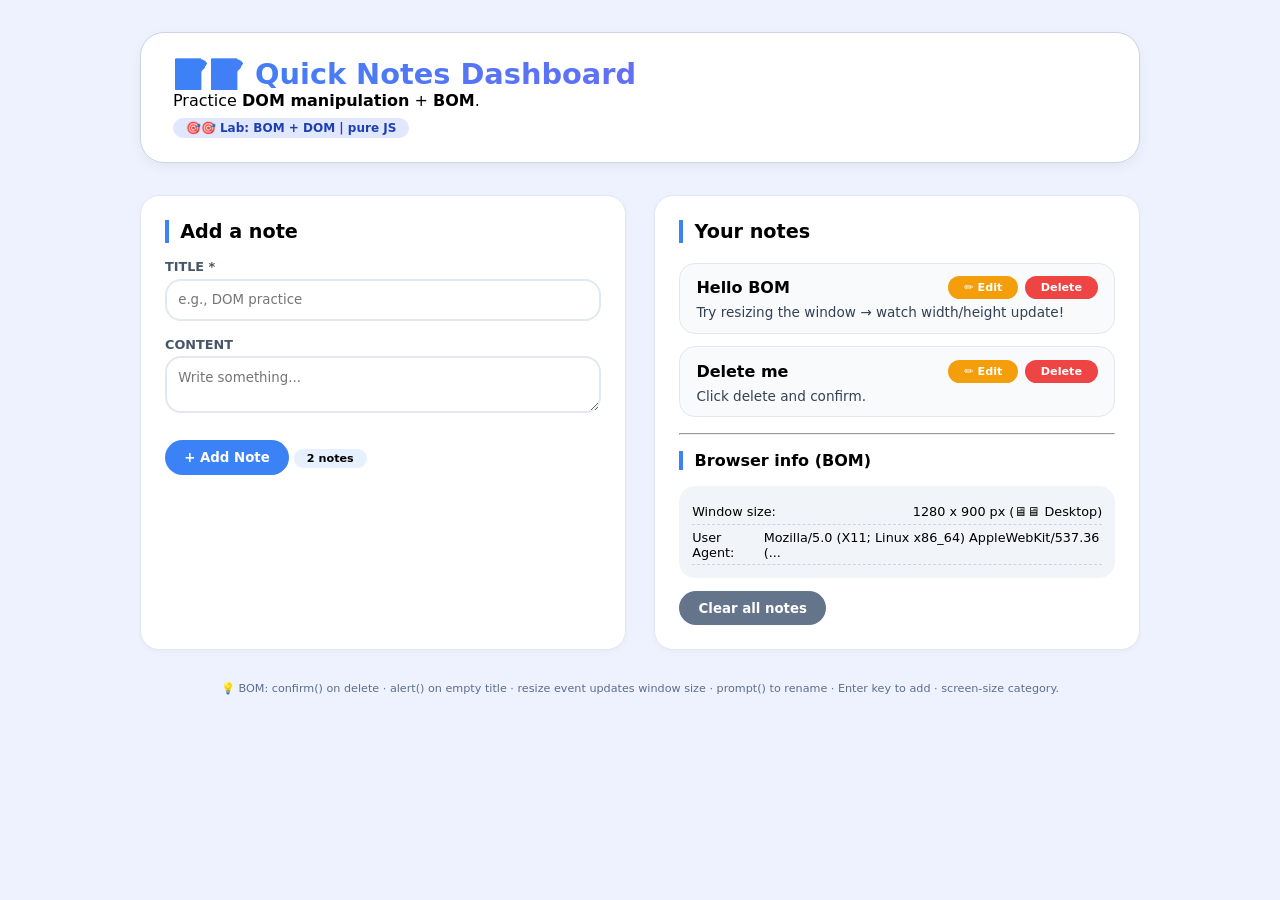
<file: index.html>
<!DOCTYPE html>
<html lang="en">

<head>
    <meta charset="UTF-8">
    <meta name="viewport" content="width=device-width, initial-scale=1.0">
    <title>Quick Notes Dashboard</title>
    <style>
        * {
            margin: 0;
            padding: 0;
            box-sizing: border-box;
        }

        body {
            font-family: system-ui, "Segoe UI", sans-serif;
            background: #eef2ff;
            padding: 2rem 1.5rem;
        }

        .container {
            max-width: 1000px;
            margin: 0 auto;
        }

        header {
            background: white;
            border-radius: 1.5rem;
            padding: 1.5rem 2rem;
            margin-bottom: 2rem;
            box-shadow: 0 4px 12px rgba(0, 0, 0, 0.05);
            border: 1px solid #cbd5e1;
        }

        header h1 {
            font-size: 1.8rem;
            background: linear-gradient(135deg, #3b82f6, #8b5cf6);
            -webkit-background-clip: text;
            background-clip: text;
            color: transparent;
        }

        .badge {
            background: #e0e7ff;
            color: #1e40af;
            padding: 0.2rem 0.8rem;
            border-radius: 20px;
            font-size: 0.75rem;
            font-weight: 600;
            display: inline-block;
            margin-top: 0.5rem;
        }

        .grid {
            display: grid;
            grid-template-columns: 1fr 1fr;
            gap: 1.8rem;
        }

        @media (max-width: 700px) {
            .grid {
                grid-template-columns: 1fr;
            }
        }

        .card {
            background: white;
            border-radius: 1.2rem;
            padding: 1.5rem;
            border: 1px solid #e2e8f0;
            box-shadow: 0 2px 6px rgba(0, 0, 0, 0.03);
        }

        .card h2 {
            font-size: 1.2rem;
            margin-bottom: 1rem;
            border-left: 4px solid #3b82f6;
            padding-left: 0.7rem;
        }

        .form-group {
            margin-bottom: 1rem;
        }

        label {
            font-weight: 600;
            font-size: 0.8rem;
            text-transform: uppercase;
            color: #475569;
            display: block;
            margin-bottom: 0.3rem;
        }

        input,
        textarea {
            width: 100%;
            padding: 0.7rem;
            border: 2px solid #e2e8f0;
            border-radius: 1rem;
            font-family: inherit;
            outline: none;
        }

        input:focus,
        textarea:focus {
            border-color: #3b82f6;
        }

        button {
            background: #3b82f6;
            border: none;
            color: white;
            font-weight: 600;
            padding: 0.6rem 1.2rem;
            border-radius: 2rem;
            cursor: pointer;
            font-family: inherit;
            transition: 0.1s;
        }

        button:hover {
            background: #2563eb;
        }

        .counter {
            background: #e6f0ff;
            display: inline-block;
            padding: 0.2rem 0.8rem;
            border-radius: 20px;
            font-size: 0.7rem;
            font-weight: 700;
            margin-top: 1rem;
        }

        .notes-list {
            margin-top: 1.2rem;
            max-height: 380px;
            overflow-y: auto;
            display: flex;
            flex-direction: column;
            gap: 0.8rem;
        }

        .note-item {
            background: #f8fafc;
            border: 1px solid #e2e8f0;
            border-radius: 1rem;
            padding: 0.8rem 1rem;
        }

        .note-title {
            font-weight: 800;
            display: flex;
            justify-content: space-between;
            align-items: center;
            margin-bottom: 0.3rem;
        }

        .note-content {
            font-size: 0.85rem;
            color: #334155;
        }

        .info-panel {
            background: #f1f5f9;
            border-radius: 1rem;
            padding: 0.8rem;
            margin-top: 1rem;
        }

        .info-row {
            display: flex;
            justify-content: space-between;
            font-size: 0.8rem;
            padding: 0.3rem 0;
            border-bottom: 1px dashed #cbd5e1;
        }

        .delete-note {
            background: #ef4444;
            padding: 0.3rem 1rem;
            font-size: 0.7rem;
            border-radius: 1rem;
        }

        .delete-note:hover {
            background: #dc2626;
        }

        .edit-note {
            background: #f59e0b;
            padding: 0.3rem 1rem;
            font-size: 0.7rem;
            border-radius: 1rem;
        }

        .edit-note:hover {
            background: #d97706;
        }

        .note-actions {
            display: flex;
            gap: 0.4rem;
        }

        hr {
            margin: 1rem 0;
        }

        footer {
            text-align: center;
            margin-top: 2rem;
            font-size: 0.7rem;
            color: #5b6e8c;
        }
    </style>
</head>

<body>
    <div class="container">

        <header>
            <h1>📝📝 Quick Notes Dashboard</h1>
            <p>Practice <strong>DOM manipulation</strong> + <strong>BOM</strong>.</p>
            <div class="badge">🎯🎯 Lab: BOM + DOM | pure JS</div>
        </header>

        <div class="grid">
            <div class="card" id="left-panel">
                <h2>Add a note</h2>
                <div class="form-group">
                    <label>Title *</label>
                    <input type="text" id="noteTitle" placeholder="e.g., DOM practice">
                </div>
                <div class="form-group">
                    <label>Content</label>
                    <textarea id="noteContent" rows="2" placeholder="Write something..."></textarea>
                </div>
                <button id="addNoteBtn">+ Add Note</button>
                <div class="counter" id="noteCounter">0 notes</div>
            </div>
            <div class="card" id="right-panel">
                <h2>Your notes</h2>
                <div id="notesContainer" class="notes-list">
                    <div style="color:#94a3b8;text-align:center;">No notes yet. Create one!</div>
                </div>
                <hr>
                <h2 style="font-size:1rem;">Browser info (BOM)</h2>
                <div class="info-panel" id="bomPanel">
                    <div class="info-row">
                        <span>Window size:</span>
                        <span id="windowSize">-- x --</span>
                    </div>
                    <div class="info-row">
                        <span>User Agent:</span>
                        <span id="userAgent">--</span>
                    </div>
                </div>
                <button id="clearAllBtn" style="background:#64748b;margin-top:0.8rem;">Clear all notes</button>
            </div>
        </div>

        <footer>
            💡 BOM: confirm() on delete · alert() on empty title · resize event updates window size · prompt() to rename · Enter key to add · screen-size category.
        </footer>

    </div>
    <script>
        // State
        let notes = [];
        let nextId = 1;

        // DOM REFERENCES
        const notesContainer = document.getElementById("notesContainer");
        const titleInput = document.getElementById("noteTitle");
        const contentInput = document.getElementById("noteContent");
        const addBtn = document.getElementById("addNoteBtn");
        const clearAllBtn = document.getElementById("clearAllBtn");
        const noteCounterSpan = document.getElementById("noteCounter");
        const windowSizeSpan = document.getElementById("windowSize");
        const userAgentSpan = document.getElementById("userAgent");

        function updateCounter() {
            const count = notes.length;
            noteCounterSpan.textContent = count === 1 ? "1 note" : `${count} notes`;
        }

        function renderNotes() {
            while (notesContainer.firstChild) {
                notesContainer.removeChild(notesContainer.firstChild);
            }

            if (notes.length === 0) {
                const emptyMsg = document.createElement("div");
                emptyMsg.textContent = "No notes yet. Add your first note!";
                emptyMsg.style.color = "#94a3b8";
                emptyMsg.style.textAlign = "center";
                emptyMsg.style.padding = "1rem";
                notesContainer.appendChild(emptyMsg);
                updateCounter();
                return;
            }

            notes.forEach(note => {
                const noteDiv = document.createElement("div");
                noteDiv.classList.add("note-item");
                noteDiv.setAttribute("data-id", note.id);

                const titleDiv = document.createElement("div");
                titleDiv.classList.add("note-title");

                const titleSpan = document.createElement("span");
                titleSpan.textContent = note.title;

                const actionsDiv = document.createElement("div");
                actionsDiv.classList.add("note-actions");

                const editBtn = document.createElement("button");
                editBtn.textContent = "✏ Edit";
                editBtn.classList.add("edit-note");
                editBtn.setAttribute("data-action", "edit");
                editBtn.setAttribute("data-id", note.id);

                const deleteBtn = document.createElement("button");
                deleteBtn.textContent = "Delete";
                deleteBtn.classList.add("delete-note");
                deleteBtn.setAttribute("data-action", "delete");
                deleteBtn.setAttribute("data-id", note.id);

                actionsDiv.appendChild(editBtn);
                actionsDiv.appendChild(deleteBtn);

                titleDiv.appendChild(titleSpan);
                titleDiv.appendChild(actionsDiv);

                const contentP = document.createElement("p");
                contentP.classList.add("note-content");
                contentP.textContent = note.content || "(no additional content)";

                noteDiv.appendChild(titleDiv);
                noteDiv.appendChild(contentP);
                notesContainer.appendChild(noteDiv);
            });

            updateCounter();
        }

        function addNote() {
            const title = titleInput.value.trim();
            if (title === "") {
                alert("❌ Title cannot be empty!");
                titleInput.focus();
                return;
            }
            const content = contentInput.value.trim();
            notes.push({ id: nextId++, title, content });
            renderNotes();
            titleInput.value = "";
            contentInput.value = "";
            titleInput.focus();
        }

        function deleteNoteById(id) {
            const ok = confirm("Are you sure you want to delete this note?");
            if (!ok) return;
            const index = notes.findIndex(n => n.id === id);
            if (index !== -1) {
                notes.splice(index, 1);
                renderNotes();
            }
        }

        function editNoteById(id) {
            const found = notes.find(n => n.id === id);
            if (found) {
                const newTitle = prompt("New title:", found.title);
                if (newTitle !== null && newTitle.trim() !== "") {
                    found.title = newTitle.trim();
                    renderNotes();
                }
            }
        }

        function clearAllNotes() {
            if (notes.length === 0) {
                alert("No notes to clear.");
                return;
            }
            const ok = confirm(`Delete ALL ${notes.length} notes? Cannot be undone.`);
            if (ok) {
                notes = [];
                nextId = 1;
                renderNotes();
                alert("All notes have been cleared.");
            }
        }

        function updateWindowSize() {
            const w = window.innerWidth;
            const h = window.innerHeight;
            let category;
            if (w < 480) category = "📱📱 Mobile";
            else if (w < 1024) category = "💻💻 Tablet";
            else category = "🖥🖥 Desktop";
            windowSizeSpan.textContent = `${w} x ${h} px (${category})`;
        }

        window.addEventListener("resize", updateWindowSize);

        function showUserAgent() {
            let agent = navigator.userAgent;
            if (agent.length > 55) agent = agent.slice(0, 52) + "...";
            userAgentSpan.textContent = agent;
        }

        function addSampleNotes() {
            if (notes.length === 0) {
                notes.push({
                    id: nextId++,
                    title: "Hello BOM",
                    content: "Try resizing the window → watch width/height update!"
                });
                notes.push({
                    id: nextId++,
                    title: "Delete me",
                    content: "Click delete and confirm."
                });
                renderNotes();
            }
        }

        function init() {
            addSampleNotes();
            updateWindowSize();
            showUserAgent();
            addBtn.addEventListener("click", addNote);
            clearAllBtn.addEventListener("click", clearAllNotes);
            titleInput.addEventListener("keydown", (e) => {
                if (e.key === "Enter") {
                    addNote();
                }
            });
        }

        init();

        notesContainer.addEventListener("click", (e) => {
            const deleteTarget = e.target.closest('[data-action="delete"]');
            if (deleteTarget) {
                const id = parseInt(deleteTarget.getAttribute("data-id"), 10);
                deleteNoteById(id);
            }

            const editTarget = e.target.closest('[data-action="edit"]');
            if (editTarget) {
                const id = parseInt(editTarget.getAttribute("data-id"), 10);
                editNoteById(id);
            }
        });
    </script>
</body>

</html>
</file>
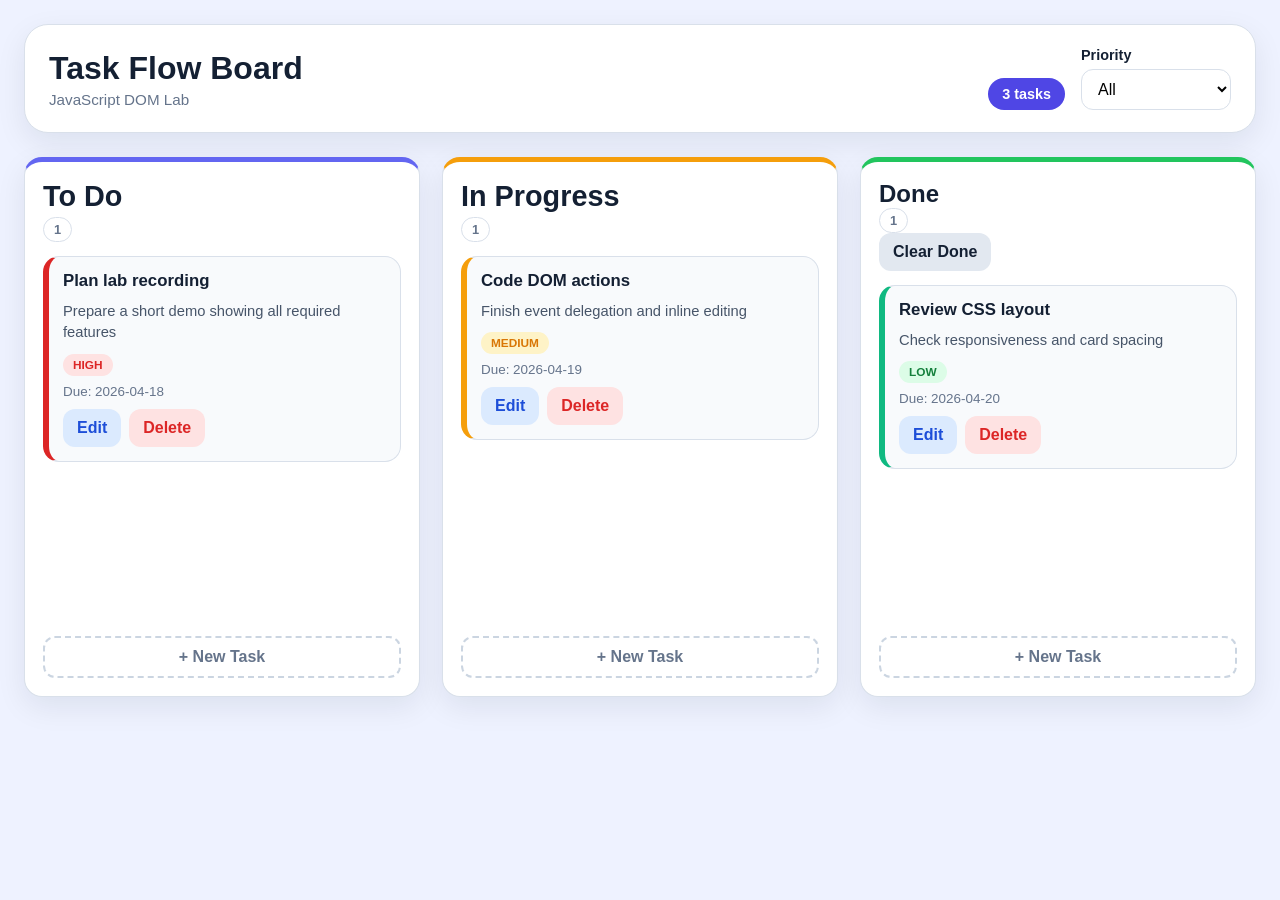
<file: Lab2crossp/index.html>
<!DOCTYPE html>
<html lang="en">
<head>
  <meta charset="UTF-8">
  <meta name="viewport" content="width=device-width, initial-scale=1.0">
  <title>Task Flow Board</title>
  <link rel="stylesheet" href="style.css">
</head>
<body>
  <header class="topbar">
    <div class="topbar__left">
      <h1 class="brand">Task Flow Board</h1>
      <p class="subtitle">JavaScript DOM Lab</p>
    </div>

    <div class="topbar__right">
      <div class="pill" id="overallCount">0 tasks</div>

      <div class="filter-box">
        <label for="priorityView">Priority</label>
        <select id="priorityView">
          <option value="all">All</option>
          <option value="high">High</option>
          <option value="medium">Medium</option>
          <option value="low">Low</option>
        </select>
      </div>
    </div>
  </header>

  <main class="layout">
    <section class="lane lane--todo" id="todo">
      <div class="lane__head">
        <div>
          <h2>To Do</h2>
          <span class="mini-count" id="todoCount">0</span>
        </div>
      </div>

      <ul class="cards" id="todoCards"></ul>

      <button class="action-btn action-btn--ghost open-create" data-lane="todo">
        + New Task
      </button>
    </section>

    <section class="lane lane--progress" id="inprogress">
      <div class="lane__head">
        <div>
          <h2>In Progress</h2>
          <span class="mini-count" id="progressCount">0</span>
        </div>
      </div>

      <ul class="cards" id="progressCards"></ul>

      <button class="action-btn action-btn--ghost open-create" data-lane="inprogress">
        + New Task
      </button>
    </section>

    <section class="lane lane--done" id="done">
      <div class="lane_head lane_head--spread">
        <div>
          <h2>Done</h2>
          <span class="mini-count" id="doneCount">0</span>
        </div>

        <button class="action-btn action-btn--light" id="removeDoneBtn">
          Clear Done
        </button>
      </div>

      <ul class="cards" id="doneCards"></ul>

      <button class="action-btn action-btn--ghost open-create" data-lane="done">
        + New Task
      </button>
    </section>
  </main>

  <div class="dialog-backdrop hidden" id="dialogBackdrop">
    <div class="dialog">
      <h3 id="dialogHeading">Add Task</h3>

      <div class="field">
        <label for="entryTitle">Task Title</label>
        <input id="entryTitle" type="text" placeholder="Enter task title">
      </div>

      <div class="field">
        <label for="entryDesc">Description</label>
        <textarea id="entryDesc" rows="4" placeholder="Enter task description"></textarea>
      </div>

      <div class="field-grid">
        <div class="field">
          <label for="entryPriority">Priority</label>
          <select id="entryPriority">
            <option value="high">High</option>
            <option value="medium">Medium</option>
            <option value="low">Low</option>
          </select>
        </div>

        <div class="field">
          <label for="entryDate">Due Date</label>
          <input id="entryDate" type="date">
        </div>
      </div>

      <div class="dialog-actions">
        <button class="action-btn action-btn--primary" id="confirmBtn">Save</button>
        <button class="action-btn action-btn--light" id="closeBtn">Cancel</button>
      </div>
    </div>
  </div>

  <script src="taskmanager.js"></script>
</body>
</html>
</file>
<file: Lab2crossp/style.css>
*,
*::before,
*::after {
  box-sizing: border-box;
  margin: 0;
  padding: 0;
}

:root {
  --bg: #eef2ff;
  --panel: #ffffff;
  --border: #d9e0ea;
  --text: #142033;
  --muted: #65748b;
  --primary: #4f46e5;
  --primary-dark: #4338ca;
  --danger: #dc2626;
  --danger-soft: #fee2e2;
  --warning: #d97706;
  --warning-soft: #fef3c7;
  --success: #15803d;
  --success-soft: #dcfce7;
  --shadow: 0 10px 30px rgba(15, 23, 42, 0.08);
  --radius: 18px;
}

body {
  font-family: Arial, Helvetica, sans-serif;
  background: var(--bg);
  color: var(--text);
  min-height: 100vh;
  padding: 24px;
}

.topbar {
  max-width: 1250px;
  margin: 0 auto 24px;
  background: var(--panel);
  border: 1px solid var(--border);
  border-radius: 24px;
  box-shadow: var(--shadow);
  padding: 22px 24px;
  display: flex;
  justify-content: space-between;
  align-items: center;
  gap: 18px;
  flex-wrap: wrap;
}

.brand {
  font-size: 2rem;
  margin-bottom: 4px;
}

.subtitle {
  color: var(--muted);
  font-size: 0.95rem;
}

.topbar__right {
  display: flex;
  align-items: end;
  gap: 16px;
  flex-wrap: wrap;
}

.pill {
  background: var(--primary);
  color: white;
  border-radius: 999px;
  padding: 8px 14px;
  font-weight: 700;
  font-size: 0.9rem;
}

.filter-box {
  display: flex;
  flex-direction: column;
  gap: 6px;
}

.filter-box label {
  font-size: 0.9rem;
  font-weight: 700;
}

.filter-box select {
  border: 1px solid var(--border);
  border-radius: 12px;
  padding: 10px 12px;
  min-width: 150px;
  background: white;
  font: inherit;
}

.layout {
  max-width: 1250px;
  margin: 0 auto;
  display: grid;
  grid-template-columns: repeat(3, 1fr);
  gap: 22px;
}

.lane {
  background: var(--panel);
  border-radius: var(--radius);
  box-shadow: var(--shadow);
  border: 1px solid var(--border);
  padding: 18px;
  min-height: 540px;
  display: flex;
  flex-direction: column;
  gap: 14px;
}

.lane--todo {
  border-top: 5px solid #6366f1;
}

.lane--progress {
  border-top: 5px solid #f59e0b;
}

.lane--done {
  border-top: 5px solid #22c55e;
}

.lane__head {
  display: flex;
  align-items: center;
}

.lane__head--spread {
  justify-content: space-between;
}

.lane__head h2 {
  font-size: 1.8rem;
  margin-bottom: 4px;
}

.mini-count {
  display: inline-block;
  border: 1px solid var(--border);
  border-radius: 999px;
  padding: 4px 10px;
  color: var(--muted);
  font-size: 0.8rem;
  font-weight: 700;
}

.cards {
  list-style: none;
  display: flex;
  flex-direction: column;
  gap: 12px;
  flex: 1;
}

.task {
  background: #f8fafc;
  border: 1px solid var(--border);
  border-radius: 16px;
  padding: 14px;
  display: flex;
  flex-direction: column;
  gap: 10px;
  transition: transform 0.2s ease, opacity 0.3s ease;
}

.task:hover {
  transform: translateY(-2px);
}

.task--high {
  border-left: 6px solid var(--danger);
}

.task--medium {
  border-left: 6px solid #f59e0b;
}

.task--low {
  border-left: 6px solid #10b981;
}

.task__title {
  font-size: 1.05rem;
  font-weight: 700;
  cursor: pointer;
  word-break: break-word;
}

.task__title:hover {
  color: var(--primary);
}

.task__text {
  color: #475569;
  font-size: 0.92rem;
  line-height: 1.45;
  word-break: break-word;
}

.task__meta {
  display: flex;
  flex-direction: column;
  gap: 8px;
}

.badge {
  width: fit-content;
  padding: 4px 10px;
  border-radius: 999px;
  font-weight: 700;
  text-transform: uppercase;
  font-size: 0.74rem;
}

.badge--high {
  background: var(--danger-soft);
  color: var(--danger);
}

.badge--medium {
  background: var(--warning-soft);
  color: var(--warning);
}

.badge--low {
  background: var(--success-soft);
  color: var(--success);
}

.due {
  font-size: 0.84rem;
  color: var(--muted);
}

.task__actions {
  display: flex;
  gap: 8px;
}

.action-btn {
  border: none;
  border-radius: 12px;
  padding: 10px 14px;
  font: inherit;
  font-weight: 700;
  cursor: pointer;
}

.action-btn--primary {
  background: var(--primary);
  color: white;
}

.action-btn--primary:hover {
  background: var(--primary-dark);
}

.action-btn--light {
  background: #e2e8f0;
  color: var(--text);
}

.action-btn--light:hover {
  background: #cbd5e1;
}

.action-btn--ghost {
  width: 100%;
  background: transparent;
  border: 2px dashed #cbd5e1;
  color: var(--muted);
}

.action-btn--ghost:hover {
  border-color: var(--primary);
  color: var(--primary);
}

.task-edit {
  background: #dbeafe;
  color: #1d4ed8;
}

.task-edit:hover {
  background: #bfdbfe;
}

.task-remove {
  background: #fee2e2;
  color: var(--danger);
}

.task-remove:hover {
  background: #fecaca;
}

.dialog-backdrop {
  position: fixed;
  inset: 0;
  background: rgba(15, 23, 42, 0.5);
  display: flex;
  justify-content: center;
  align-items: center;
  padding: 20px;
}

.hidden {
  display: none !important;
}

.dialog {
  background: white;
  border-radius: 20px;
  width: 100%;
  max-width: 500px;
  padding: 24px;
  box-shadow: var(--shadow);
}

.dialog h3 {
  font-size: 1.4rem;
  margin-bottom: 16px;
}

.field {
  display: flex;
  flex-direction: column;
  gap: 6px;
  margin-bottom: 14px;
}

.field-grid {
  display: grid;
  grid-template-columns: 1fr 1fr;
  gap: 14px;
}

.field label {
  font-size: 0.9rem;
  font-weight: 700;
}

.field input,
.field textarea,
.field select {
  width: 100%;
  border: 1px solid var(--border);
  border-radius: 12px;
  padding: 11px 12px;
  font: inherit;
  background: #fff;
}

.field textarea {
  resize: vertical;
}

.dialog-actions {
  display: flex;
  justify-content: flex-end;
  gap: 10px;
  margin-top: 8px;
}

.is-hidden {
  display: none !important;
}

.fade-away {
  opacity: 0;
  transform: scale(0.96);
}

.empty-note {
  text-align: center;
  color: var(--muted);
  padding: 18px 10px;
  font-style: italic;
  border: 1px dashed var(--border);
  border-radius: 14px;
  background: #f8fafc;
}

.rename-input {
  width: 100%;
  padding: 8px 10px;
  border: 2px solid var(--primary);
  border-radius: 10px;
  font-size: 1rem;
  font-weight: 700;
}

@media (max-width: 980px) {
  .layout {
    grid-template-columns: 1fr;
  }

  .field-grid {
    grid-template-columns: 1fr;
  }
}
</file>
